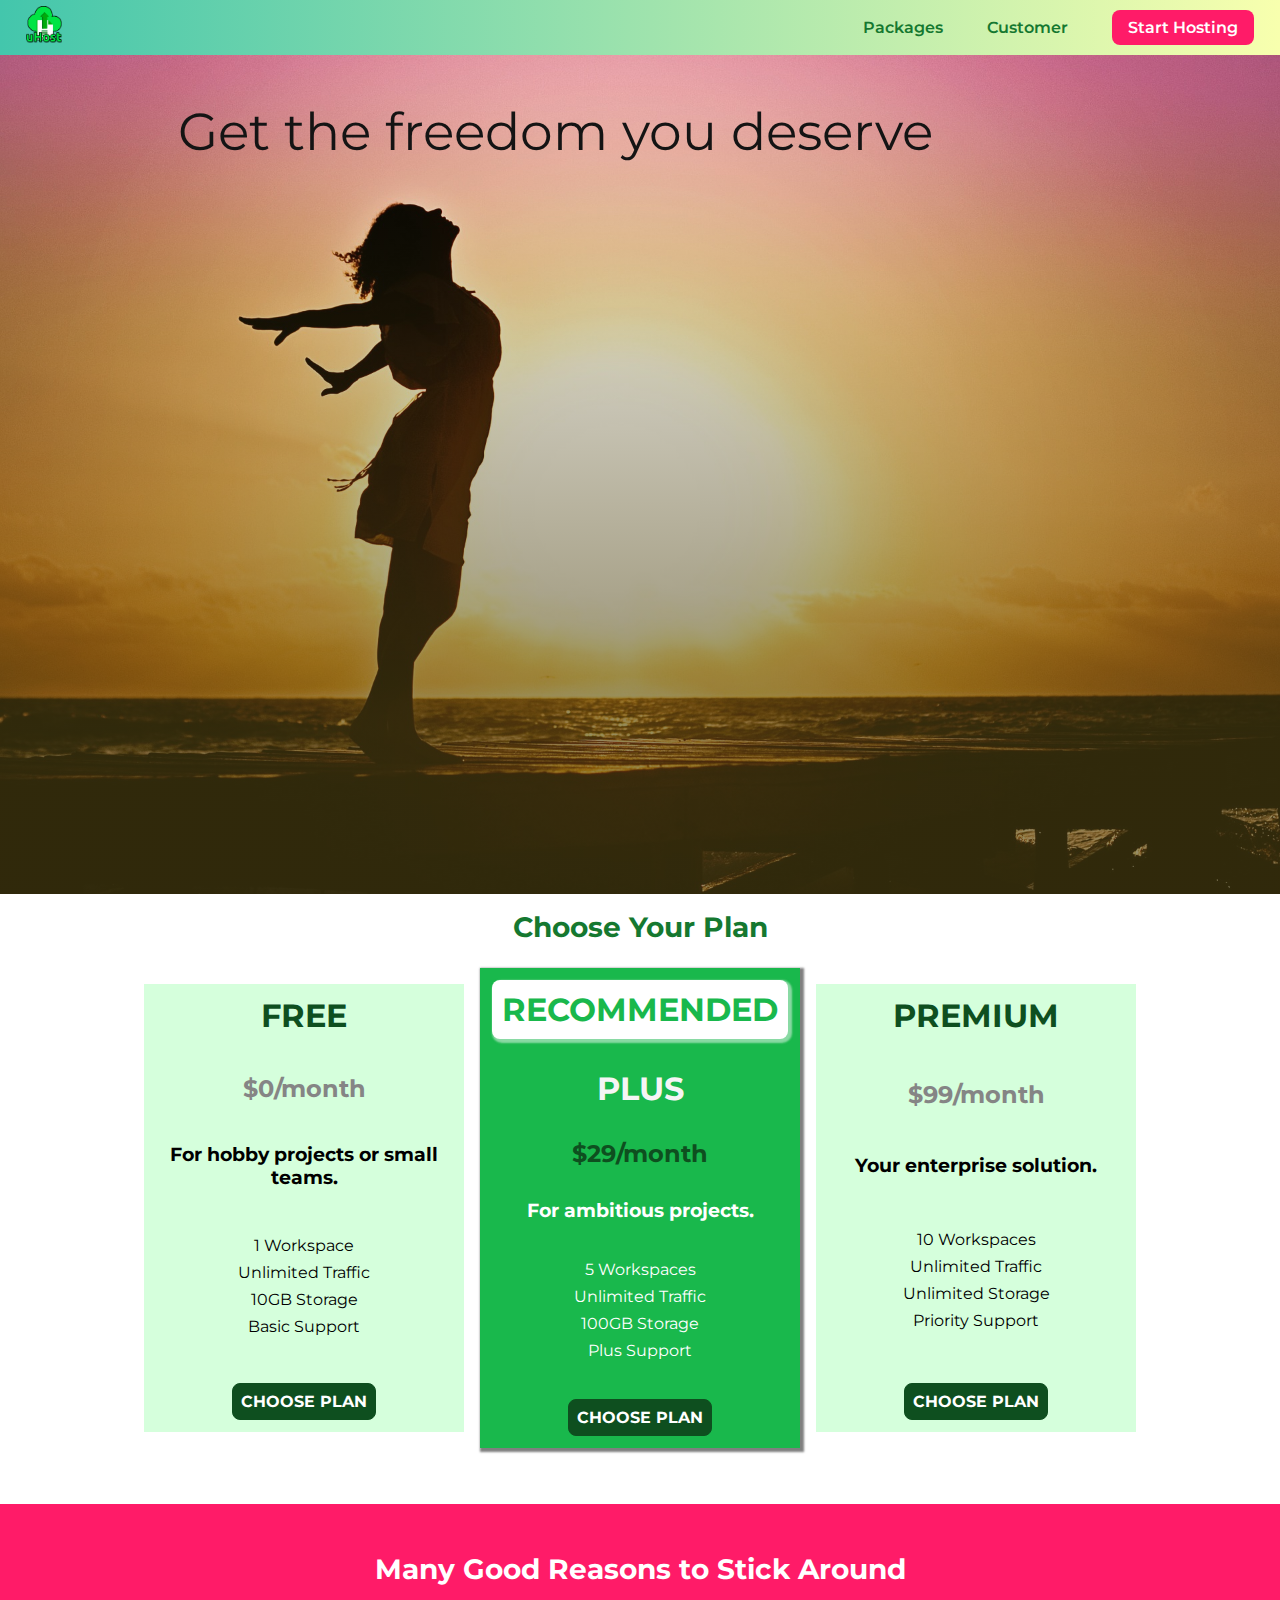
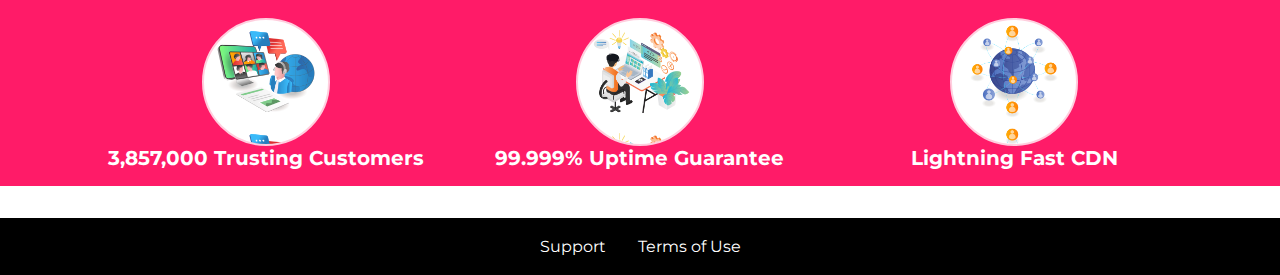
<file: index.html>
<!DOCTYPE html>
<html lang="en">
  <head>
    <meta charset="UTF-8" />
    <meta http-equiv="X-UA-Compatible" content="IE=edge" />
    <meta name="viewport" content="width=device-width, initial-scale=1.0" />
    <title>uHost</title>
    <link rel="icon" href="img/favicon.png" type="img/x-logo" />
    <link rel="stylesheet" href="style/shared.css" type="text/css" />
    <link rel="stylesheet" href="style/style.css" type="text/css" />
  </head>
  <body>
    <header>
      <div class="header__main__container">
        <div class="header__logo_container">
          <button class="toggle-button">
            <span class="toggle-button__bar"></span>
            <span class="toggle-button__bar"></span>
            <span class="toggle-button__bar"></span>
          </button>
          <a href="index.html">
            <img src="img/uhost-icon.png" alt="uHost-icon" />
          </a>
        </div>
        <div class="header__menu_container">
          <nav>
            <ul class="my-ul">
              <li class="my-li"><a href="Packages/index.html">Packages</a></li>
              <li class="my-li">
                <a href="Customer/index.html"> Customer</a>
              </li>
              <li class="my-li my__host__btn">
                <a href="start-hosting/index.html">Start Hosting</a>
              </li>
            </ul>
          </nav>
        </div>
      </div>
    </header>
    <nav class="mobile-nav">
      <ul class="mobile-nav__items">
        <li class="mobile-nav__item">
          <a href="packages/index.html">Packages</a>
        </li>
        <li class="mobile-nav__item">
          <a href="Customer/index.html">Customers</a>
        </li>
        <li class="mobile-nav__item mobile-nav__item--cta">
          <a href="start-hosting/index.html">Start Hosting</a>
        </li>
      </ul>
    </nav>
    <main>
      <div class="backdrop"></div>
      <div class="modal">
        <h1 class="modal__title">Do you want to continue?</h1>
        <div class="modal__actions">
          <a href="start-hosting/index.html" class="modal__action">Yes!</a>
          <button class="modal__action modal__action--negative" type="button">
            No!
          </button>
        </div>
      </div>
      <div class="main__sections"><p>Get the freedom you deserve</p></div>
      <div class="secondry__main__sections"><p>Choose Your Plan</p></div>
      <div class="plan__lists">
        <article class="plan">
          <h1 class="plan__title">FREE</h1>
          <h2 class="plan__price">$0/month</h2>
          <h3>For hobby projects or small teams.</h3>
          <ul class="plan__features">
            <li class="plan__feature">1 Workspace</li>
            <li class="plan__feature">Unlimited Traffic</li>
            <li class="plan__feature">10GB Storage</li>
            <li class="plan__feature">Basic Support</li>
          </ul>
          <div>
            <button class="button">CHOOSE PLAN</button>
          </div>
        </article>
        <article class="plan plan__recommended">
          <h1 class="plan__annotation">RECOMMENDED</h1>
          <h1 class="plan__title">PLUS</h1>
          <h2 class="plan__price">$29/month</h2>
          <h3>For ambitious projects.</h3>
          <ul class="plan__features">
            <li class="plan__feature">5 Workspaces</li>
            <li class="plan__feature">Unlimited Traffic</li>
            <li class="plan__feature">100GB Storage</li>
            <li class="plan__feature">Plus Support</li>
          </ul>
          <div>
            <button class="button">CHOOSE PLAN</button>
          </div>
        </article>
        <article class="plan">
          <h1 class="plan__title">PREMIUM</h1>
          <h2 class="plan__price">$99/month</h2>
          <h3>Your enterprise solution.</h3>
          <ul class="plan__features">
            <li class="plan__feature">10 Workspaces</li>
            <li class="plan__feature">Unlimited Traffic</li>
            <li class="plan__feature">Unlimited Storage</li>
            <li class="plan__feature">Priority Support</li>
          </ul>
          <div>
            <button class="button">CHOOSE PLAN</button>
          </div>
        </article>
      </div>
      <section class="features__main__section">
        <h1>Many Good Reasons to Stick Around</h1>
        <ul class="features__items">
          <li>
            <div class="features__image image-1"></div>
            <p>3,857,000 Trusting Customers</p>
          </li>
          <li>
            <div class="features__image image-2"></div>
            <p>99.999% Uptime Guarantee</p>
          </li>
          <li>
            <div class="features__image image-3"></div>
            <p>Lightning Fast CDN</p>
          </li>
        </ul>
      </section>
    </main>
    <footer class="main__footer">
      <nav>
        <ul class="main_footer_lists">
          <li>
            <a href="#">Support</a>
          </li>
          <li>
            <a href="#">Terms of Use</a>
          </li>
        </ul>
      </nav>
    </footer>
    <script src="shared.js"></script>
  </body>
</html>
</file>
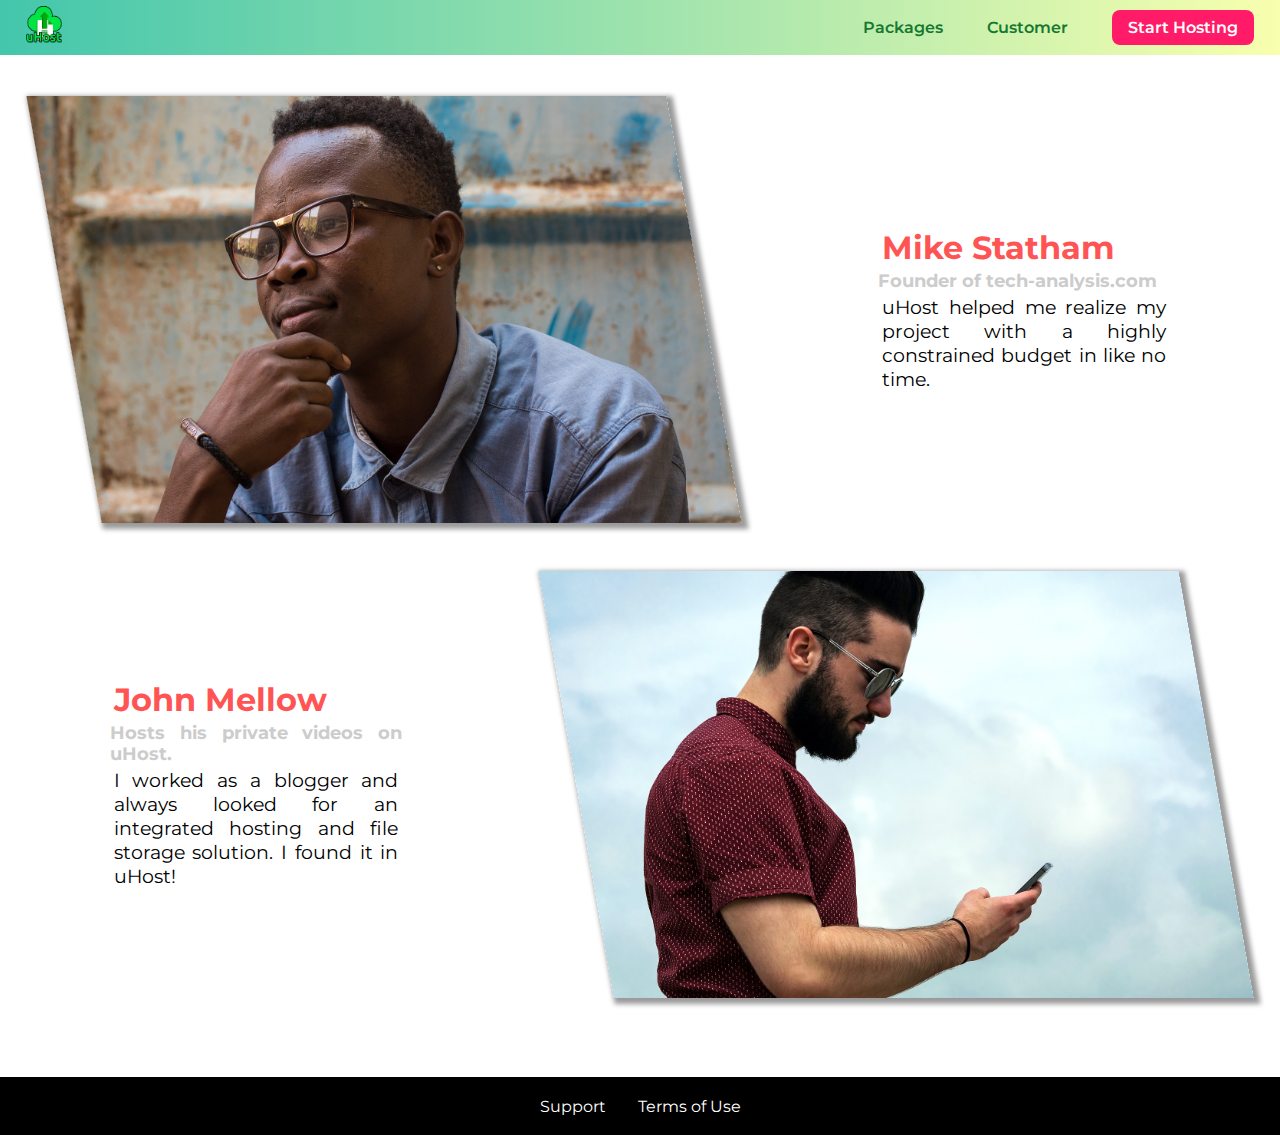
<file: Customer/index.html>
<!DOCTYPE html>
<html lang="en">
  <head>
    <meta charset="UTF-8" />
    <meta name="viewport" content="width=device-width, initial-scale=1.0" />
    <meta http-equiv="X-UA-Compatible" content="ie=edge" />
    <title>uHost Customers</title>
    <link rel="icon" href="../img/favicon.png" type="img/x-logo" />
    <link rel="stylesheet" href="../style/shared.css" />
    <link rel="stylesheet" href="customer.css" />
  </head>

  <body>
    <header>
      <div class="header__main__container">
        <div class="header__logo_container">
          <button class="toggle-button">
            <span class="toggle-button__bar"></span>
            <span class="toggle-button__bar"></span>
            <span class="toggle-button__bar"></span>
          </button>
          <a href="../index.html">
            <img src="../img/uhost-icon.png" alt="uHost-icon" />
          </a>
        </div>
        <div class="header__menu_container">
          <nav>
            <ul class="my-ul">
              <li class="my-li">
                <a href="../Packages/index.html">Packages</a>
              </li>
              <li class="my-li">
                <a href="index.html"> Customer</a>
              </li>
              <li class="my-li my__host__btn">
                <a href="../start-hosting/index.html">Start Hosting</a>
              </li>
            </ul>
          </nav>
        </div>
      </div>
    </header>
    <nav class="mobile-nav">
      <ul class="mobile-nav__items">
        <li class="mobile-nav__item">
          <a href="../Packages/index.html">Packages</a>
        </li>
        <li class="mobile-nav__item">
          <a href="../Customer/index.html">Customers</a>
        </li>
        <li class="mobile-nav__item mobile-nav__item--cta">
          <a href="../start-hosting/index.html">Start Hosting</a>
        </li>
      </ul>
    </nav>
    <main>
      <div class="backdrop"></div>
      <div>
        <div class="testimonial" id="customer-1">
          <div class="testimonial__image-container">
            <img
              src="../img/customer-1.jpg"
              alt="Mike Statham - Customer"
              class="testimonial__image"
            />
          </div>
          <div class="testimonial__info">
            <h1 class="testimonial__name">Mike Statham</h1>
            <h2 class="testimonial__subtitle">
              Founder of
              <a href="tech-analysis.com">tech-analysis.com</a>
            </h2>
            <p class="testimonial__text">
              uHost helped me realize my project with a highly constrained
              budget in like no time.
            </p>
          </div>
        </div>
        <div class="testimonial" id="customer-2">
          <div class="testimonial__info">
            <h1 class="testimonial__name">John Mellow</h1>
            <h2 class="testimonial__subtitle">
              Hosts his private videos on uHost.
            </h2>
            <p class="testimonial__text">
              I worked as a blogger and always looked for an integrated hosting
              and file storage solution. I found it in uHost!
            </p>
          </div>
          <div class="testimonial__image-container">
            <img
              src="../img/customer-2.jpg"
              alt="John Mellow - Customer"
              class="testimonial__image"
            />
          </div>
        </div>
      </div>
    </main>
    <footer class="main__footer">
      <nav>
        <ul class="main_footer_lists">
          <li>
            <a href="#">Support</a>
          </li>
          <li>
            <a href="#">Terms of Use</a>
          </li>
        </ul>
      </nav>
    </footer>
    <script src="../shared.js"></script>
  </body>
</html>
</file>
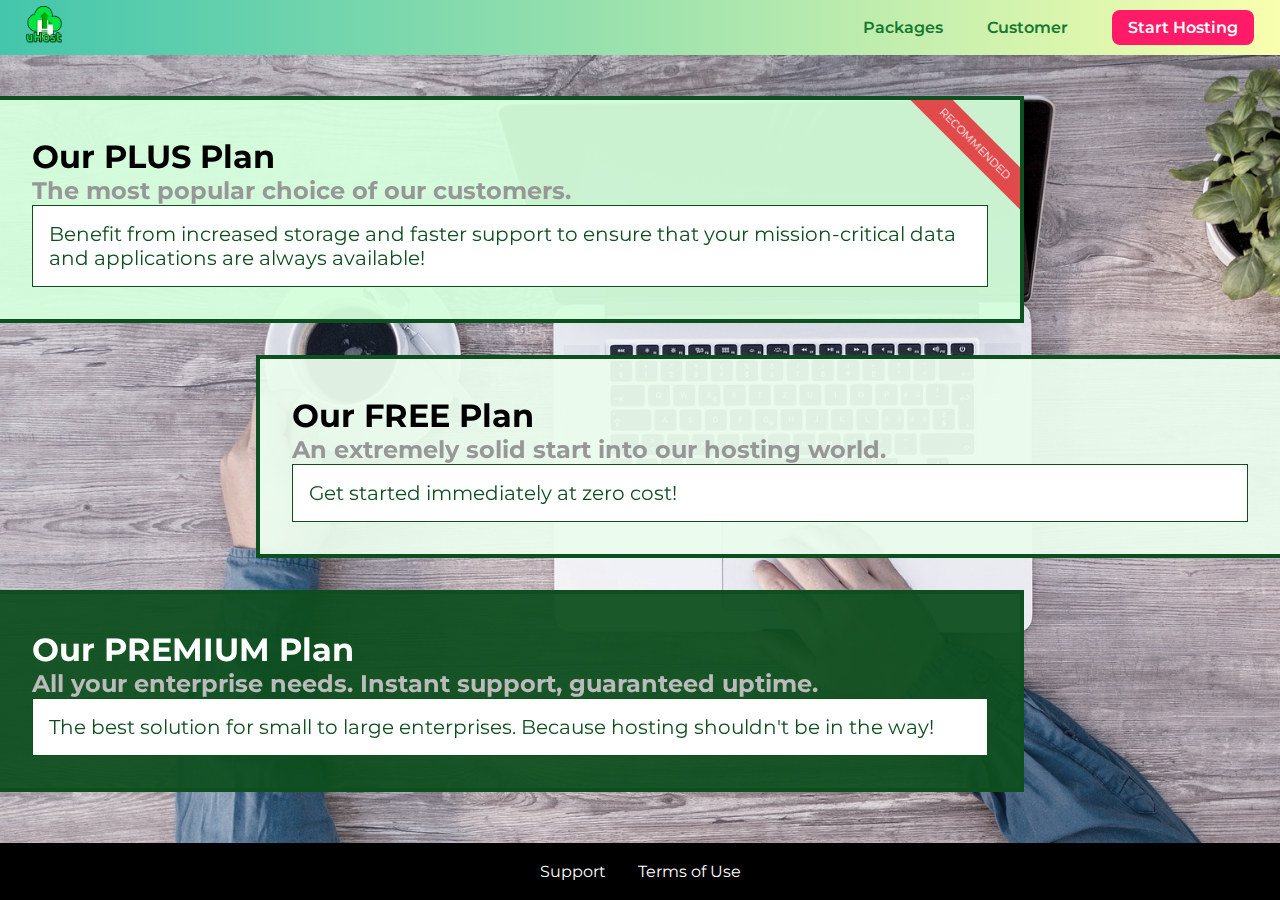
<file: Packages/index.html>
<!DOCTYPE html>
<html lang="en">
  <head>
    <meta charset="UTF-8" />
    <meta http-equiv="X-UA-Compatible" content="IE=edge" />
    <meta name="viewport" content="width=device-width, initial-scale=1.0" />
    <title>uHost Packages</title>
    <link rel="icon" href="../img/favicon.png" type="img/x-logo" />
    <link rel="stylesheet" href="../style/shared.css" type="text/css" />
    <link rel="stylesheet" href="../style/style.css" type="text/css" />
    <link rel="stylesheet" href="packages.css" type="text/css" />
  </head>
  <body>
    <div class="background"></div>
    <header>
      <div class="header__main__container">
        <div class="header__logo_container">
          <button class="toggle-button">
            <span class="toggle-button__bar"></span>
            <span class="toggle-button__bar"></span>
            <span class="toggle-button__bar"></span>
          </button>
          <a href="../index.html">
            <img src="../img/uhost-icon.png" alt="uHost-icon" />
          </a>
        </div>
        <div class="header__menu_container">
          <nav>
            <ul class="my-ul">
              <li class="my-li"><a href="index.html">Packages</a></li>
              <li class="my-li">
                <a href="../Customer/index.html"> Customer</a>
              </li>
              <li class="my-li my__host__btn">
                <a href="../start-hosting/index.html">Start Hosting</a>
              </li>
            </ul>
          </nav>
        </div>
      </div>
    </header>
    <nav class="mobile-nav">
      <ul class="mobile-nav__items">
        <li class="mobile-nav__item">
          <a href="index.html">Packages</a>
        </li>
        <li class="mobile-nav__item">
          <a href="../Customer/index.html">Customers</a>
        </li>
        <li class="mobile-nav__item mobile-nav__item--cta">
          <a href="../start-hosting/index.html">Start Hosting</a>
        </li>
      </ul>
    </nav>
    <main>
      <div class="backdrop"></div>
      <section class="my__section first__section">
        <div class="badge">RECOMMENDED</div>
        <a href="#">
          <h1 class="package__title">Our PLUS Plan</h1>
          <h2 class="package_subtitle">
            The most popular choice of our customers.
          </h2>
          <p class="package__info">
            Benefit from increased storage and faster support to ensure that
            your mission-critical data and applications are always available!
          </p>
        </a>
      </section>
      <section class="my__section second__section">
        <a href="#">
          <h1 class="package__title">Our FREE Plan</h1>
          <h2 class="package_subtitle">
            An extremely solid start into our hosting world.
          </h2>
          <p class="package__info">Get started immediately at zero cost!</p>
        </a>
      </section>
      <div class="clearfloat"></div>
      <section class="my__section third__section">
        <a href="#">
          <h1 class="package__title">Our PREMIUM Plan</h1>
          <h2 class="package_subtitle">
            All your enterprise needs. Instant support, guaranteed uptime.
          </h2>
          <p class="package__info">
            The best solution for small to large enterprises. Because hosting
            shouldn't be in the way!
          </p>
        </a>
      </section>
    </main>
    <footer class="main__footer">
      <nav>
        <ul class="main_footer_lists">
          <li>
            <a href="#">Support</a>
          </li>
          <li>
            <a href="#">Terms of Use</a>
          </li>
        </ul>
      </nav>
    </footer>
    <script src="../shared.js"></script>
  </body>
</html>
</file>
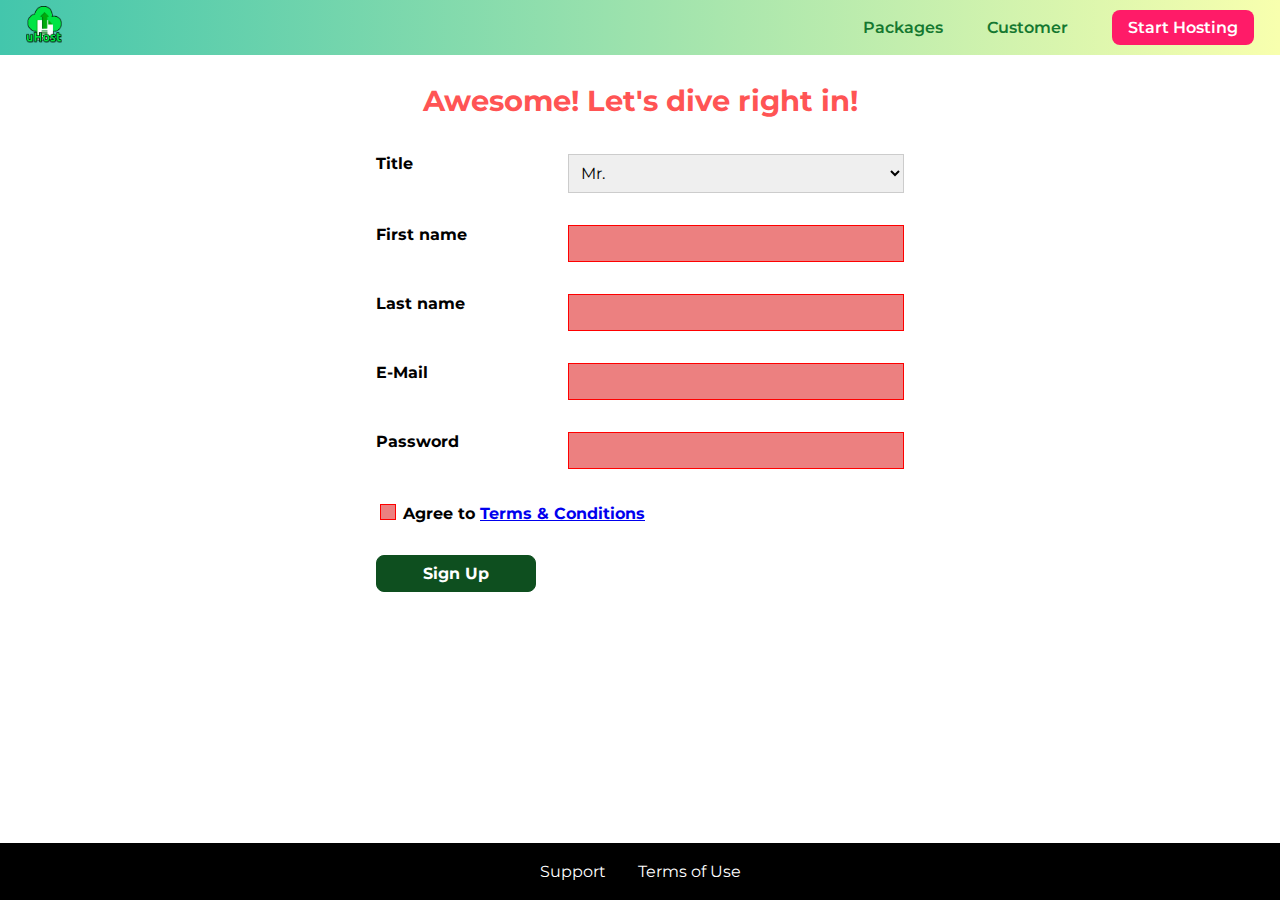
<file: start-hosting/index.html>
<!DOCTYPE html>
<html lang="en">
  <head>
    <meta charset="UTF-8" />
    <meta name="viewport" content="width=device-width, initial-scale=1.0" />
    <meta http-equiv="X-UA-Compatible" content="ie=edge" />
    <title>uHost Signup</title>
    <link rel="icon" href="../img/favicon.png" type="img/x-logo" />
    <link rel="stylesheet" href="../style/shared.css" type="text/css" />
    <link rel="stylesheet" href="style.css" type="text/css" />
  </head>

  <body>
    <header>
      <div class="header__main__container">
        <div class="header__logo_container">
          <button class="toggle-button">
            <span class="toggle-button__bar"></span>
            <span class="toggle-button__bar"></span>
            <span class="toggle-button__bar"></span>
          </button>
          <a href="../index.html">
            <img src="../img/uhost-icon.png" alt="uHost-icon" />
          </a>
        </div>
        <div class="header__menu_container">
          <nav>
            <ul class="my-ul">
              <li class="my-li">
                <a href="../Packages/index.html">Packages</a>
              </li>
              <li class="my-li">
                <a href="../Customer/index.html"> Customer</a>
              </li>
              <li class="my-li my__host__btn">
                <a href="index.html">Start Hosting</a>
              </li>
            </ul>
          </nav>
        </div>
      </div>
    </header>
    <nav class="mobile-nav">
      <ul class="mobile-nav__items">
        <li class="mobile-nav__item">
          <a href="../packages/index.html">Packages</a>
        </li>
        <li class="mobile-nav__item">
          <a href="../Customer/index.html">Customers</a>
        </li>
        <li class="mobile-nav__item mobile-nav__item--cta">
          <a href="index.html">Start Hosting</a>
        </li>
      </ul>
    </nav>
    <div class="backdrop"></div>
    <main class="signup-page">
      <h1 class="signup-title">Awesome! Let's dive right in!</h1>
      <form action="index.html" class="signup-form">
        <label for="title">Title</label>
        <select id="title">
          <option value="mr">Mr.</option>
          <option value="ms">Ms.</option>
        </select>
        <label for="first-name">First name</label>
        <input type="text" id="first-name" required />
        <label for="last-name">Last name</label>
        <input type="text" id="last-name" required />
        <label for="email">E-Mail</label>
        <input type="email" id="email" required />
        <label for="password">Password</label>
        <input type="password" id="password" required />
        <div class="sign-up___checkbox">
          <input type="checkbox" id="agree-terms" required />
          <label for="agree-terms" id="agree-terms"
            >Agree to
            <a href="#">Terms &amp; Conditions</a>
          </label>
        </div>
        <button type="submit" class="button">Sign Up</button>
      </form>
    </main>
    <footer class="main__footer">
      <nav>
        <ul class="main_footer_lists">
          <li>
            <a href="#">Support</a>
          </li>
          <li>
            <a href="#">Terms of Use</a>
          </li>
        </ul>
      </nav>
    </footer>
    <script src="../shared.js"></script>
  </body>
</html>
</file>
<file: style/shared.css>
@import url('https://fonts.googleapis.com/css2?family=Montserrat:wght@400;700&display=swap');

:root{
    --host_btn_color:#ff1b68;
    --gen_btn_color:#0e4f1f;
    --gen_page_bg:white;
}

*{
    box-sizing: border-box;
}
html{
    height: 100%;
}
body{
    margin: 0;
    padding: 0;
    font-family: 'Montserrat', sans-serif;
    display: grid;
    height: 100%;
    grid-template-rows: 3rem auto fit-content(6rem);
    grid-template-areas: "header"
                         "main"
                         "footer";


}
main{
    grid-area: main;
}

.header__main__container{
    background: #43c6ac;
    background: linear-gradient(to right, #43c6ac, #f8ffae);;
    padding: 0.4rem;
    position: fixed;
    top: 0;
    width: 100%;
    z-index: 1;
    display: flex;
    align-items: center;
    justify-content: space-between;
}
.header__logo_container{
    font-size: 1.3rem;
    font-weight: bold;
    padding-left: 1.25rem;
    align-items: center;
}
.header__logo_container > a{
    text-decoration: none;
    color: var(--gen_btn_color,#0e4f1f);
    vertical-align: middle
}
.header__logo_container img{
    height: 2.3rem;
}
.header__menu_container{
    display: flex;
}
.header__menu_container a,
.mobile-nav__item a{
    text-decoration: none;
    color: #157830;
    font-size: 1rem;
    font-weight: 600;

}
.header__menu_container a:hover,
.header__menu_container a:active,
.mobile-nav__item--cta a:hover,
.mobile-nav__item--cta a:active{
    color:var(--gen_page_bg, white);
    border-bottom: 1px solid var(--gen_page_bg, white);

}

.my-ul{
    padding: 0;
    margin: 0;
    list-style: none;
}
.my-li{
    display: inline-block;
    padding: 0 1.25rem;
}
.my__host__btn a,
.mobile-nav__item--cta a{
    background-color:var(--host_btn_color, #ff1b68);
    color:var(--gen_page_bg, white);
    padding :0.5rem 1rem; 
    border-radius: 8px;
}
.my__host__btn{
    animation: wiggle 300ms 2s 4 ease-out;
}
.my__host__btn:hover a,
.my__host__btn:active a{
    border: none;
    color:var(--host_btn_color,#ff1b68);
    background-color:var(--gen_page_bg, white);
}

.button{
    background-color:var(--gen_btn_color, #0e4f1f);
    color:var(--gen_page_bg, white);
    font: inherit;
    padding: 0.5rem;
    border: 1.5px solid var(--gen_btn_color, #0e4f1f);
    cursor: pointer;
    font-weight: bold;
    border-radius: 8px;
}
.button:hover,
.button:active{
    color: var(--gen_btn_color, #0e4f1f);
    background-color: var(--gen_page_bg, white);
}
.button:focus{
    outline: none;
}
.backdrop{
    width: 100vw;
    height: 100vh;
    position: fixed;
    top: 0;
    left: 0;
    background-color: rgba(0, 0, 0, 0.5);
    z-index: 100;
    display:none;
}


.main__footer{
    background-color: black;
    padding: 1.2rem;
    margin-top: 2rem;
    grid-area: footer;
    
}
.main_footer_lists{
    list-style: none;
    margin: 0;
    padding: 0;
    display: flex;
    justify-content: center;
    text-align: center;
}
.main_footer_lists li{
    margin: 0 1rem;
}
.main_footer_lists a{
    text-decoration: none;
    color: var(--gen_page_bg, white);
}
.main_footer_lists a:hover,
.main_footer_lists a:active{
    color: #ccc;
    
}
.mobile-nav {
    position: fixed;
    z-index: 101;
    top: 0;
    left: 0;
    background:var(--gen_page_bg, white);
    width: 80%;
    height: 100vh;
    transform: translateX(-100%);
    transition: transform 300ms ease-out;
  }
  
  .mobile-nav__items {
    width: 90%;
    height: 100%;
    list-style: none;
    padding: 0;
    display: flex;
    flex-direction: column;
    align-items: center;
    justify-content: center;
  }
  
  .mobile-nav__item {
    margin: 0.6rem 0;
  }
  
  .mobile-nav__item a {
    font-size: 1.5rem;
  }

  .toggle-button {
    width: 2.5rem;
    background: transparent;
    border: none;
    cursor: pointer;
    vertical-align: middle;
    display: none;
  }
  
  .toggle-button:focus {
    outline: none;
  }
  
  .toggle-button__bar {
    width: 90%;
    height: 0.2rem;
    background: rgba(254, 254, 254, 0.766);
    display: block;
    margin: 0.3rem 0;
  }

  .open{
    display: block !important;
    opacity: 1 !important;
    transform: translateY(0) !important;
  }

  @media(max-width:40rem){
    .toggle-button{
        display:inline-block;
    }
    .my-ul{
        display: none;
    }
    .main_footer_lists {
        flex-direction: column;
    }
    .main_footer_lists li{
        margin: 0.5rem 0;
    }
    
  }

  @keyframes wiggle{
    0%{
        transform: rotateZ(0deg);
    }
    50%{
        transform: rotateZ(-10deg);
    }
    100%{
        transform: rotateZ(5deg);
    }
  }
</file>
<file: style/style.css>
*{
    margin: 0;
    padding: 0;
    box-sizing: border-box;
}

.main__sections{
    height: 94vh;
    padding: 3.25rem 11.12rem;
    font-size: 3.25rem;
    background: linear-gradient(to top,rgba(80,68,18,0.6) 20%,transparent), url('../img/freedom.jpg')right 10% top 15%/cover ,#ff1b68;
    /* background-size: cover; */
    color: rgb(20, 20, 20);;
}
.main__sections > p{
    vertical-align: middle;
}


.secondry__main__sections{
    text-align: center;
}
.secondry__main__sections > p{
    color: #157830;
    font-size: 1.75rem;
    font-weight: bold;
    margin: 1rem 0;
}
.plan__lists{
    width: 100%;
    display: flex;
    justify-content: center;
    align-items: center;

}
.plan{
    background-color: #d5ffdc;
    text-align: center;
    display: flex;
    flex-direction: column;
    justify-content: space-between;
    padding: 0.75rem;
    margin: 0.5rem;
    width: 20rem;
    height: 28rem;
    min-width: 11rem;
    max-width: 22rem;
}
.plan__recommended{
    background-color: #19b84c;
    color:white;
    height: 30rem;
    box-shadow: 2px 2px 2px 2px rgba(0,0,0,0.5);
}
.plan__annotation{
    background-color: white;
    color:#19b84c;
    padding: 0.62rem;
    box-shadow: 2px 2px 2px 2px rgba(251, 252, 251, 0.5);
    border-radius: 8px;
}
.plan__title{
    color: #0e4f1f
}
.plan__price{
    color: #858585;
}
.plan__recommended .plan__title{
    color: whitesmoke
}
.plan__recommended .plan__price{
    color: #0e4f1f;
}
.plan__features{
    list-style: none;
    padding: 0;
    margin: 0;
}
.plan__feature{
    margin: 0.5rem;
}

.features__main__section > h1{
    text-align: center;
    color: white;
    font-size: 1.75rem;
    font-weight: bold;
    margin: 2rem;
}
.features__main__section{
    background-color: #ff1b68;
    margin-top: 3rem;
    padding: 1rem;
}
.features__items{
    margin: 0;
    padding: 0;
    list-style: none;
    display: flex;
    justify-content: center;
}
.features__items li{
    width: 30%;
}
.features__image{
    width: 128px;
    height: 128px;
    background-color: white;
    border: 2px solid #ffcede;
    border-radius: 50%;
    margin: 0 auto;
   
}

.image-1{
    background-image: url('../img/customer.jpg');
    background-size: contain;
    text-align: center;
}

.image-2{
    background-image: url('../img/uptime.jpg');
    background-size:contain;
    text-align: center;
}

.image-3{
    background-image: url('../img/fast-netwok.jpg');
    background-size:contain;
    text-align: center;
}

.features__items p{
    text-align: center;
    color: white;
    font-size: 1.25rem;
    font-weight: bold;
}

.modal {
    position: fixed;
    /* display: none; */
    opacity: 0;
    transform: translateY(-2rem);
    transition: opacity 200ms ease-out, transform 500ms ease-out;
    z-index: 200;
    top: 25%;
    left: 35%;
    width: 30%;
    min-width: 25%;
    background: white;
    padding: 1rem;
    border: 1px solid #ccc;
    box-shadow: 1px 1px 1px rgba(0, 0, 0, 0.5);
  }
  
  .modal__title {
    text-align: center;
    margin: 0 0 1rem 0;
  }
  
  .modal__actions {
    text-align: center;
  }
  
  .modal__action {
    border: 1px solid #0e4f1f;
    background: #0e4f1f;
    text-decoration: none;
    color: white;
    font: inherit;
    padding: 0.5rem 1rem;
    cursor: pointer;
  }
  
  .modal__action:hover,
  .modal__action:active {
    background: #2ddf5c;
    border-color: #2ddf5c;
  }
  
  .modal__action--negative {
    background: red;
    border-color: red;
  }
  
  .modal__action--negative:hover,
  .modal__action--negative:active {
    background: #ff5454;
    border-color: #ff5454;
  }

  @media (max-width:40rem){
    .main__sections{
        height: 40vh;
        padding: 1.25rem 3.12rem;
    }
    
    .main__sections > p{
        vertical-align: middle;
        font-size: 1.5rem;
        margin-right:1rem ;
        text-align: right;
    }

    .plan__lists{
        display: block;
        width: 100%;
        text-align: center;
    }

    .plan{
        width: 100%; 
        font-size: 1rem; 
        max-width:none;
        height:auto ;
        margin: 0;
        margin-top: 0.5rem;
    }
    
    .features__items{
        display: block;
    }
    .features__items li{
        display: block;
        width: 100%;
        text-align: center;
    }
    .modal {
        top: 25%;
        left: 15%;
        width: 70%;
        min-width: 35%;
      }
    .modal__title {
        font-size: 1.5rem;
      }
}
</file>
<file: Customer/customer.css>
.testimonial {
    font-size: 1.2rem;
    margin: 3rem auto;
    max-width: 1500px;
    display: flex;
    align-items: center;
    justify-content: space-around;
  }
  
  .testimonial:first-of-type {
    margin-top: 3rem;
  }
  .testimonial__image-container{
      width: 63%;
      max-width: 40rem;
      box-shadow: 3px 3px 5px 3px rgba(0, 0, 0, 0.4) ;
      transform: skew(10deg);
      overflow: hidden;
  }

.testimonial:hover  .testimonial__image-container{
  animation: flip-customer 1.5s ease-out;
}
.testimonial__image{
    width: 100%;
    vertical-align: top;
    transform: skew(-10deg) scale(1.15)

}
  .testimonial__info {
    text-align: justify;
    padding: 0.9rem;
    width: 25%;
    margin: 0 2rem;
  }
  
  #customer-2.testimonial {
    text-align: right;
  }
  
  .testimonial__name {
    margin: 0.2rem;
    color: #ff5454;
    font-size: 2rem;
  }
  
  .testimonial__subtitle {
    margin: 0;
    font-size: 1.1rem;
    color: #ccc;
  }
  
  .testimonial__subtitle a {
    color: inherit;
    text-decoration: none;
  }
  
  .testimonial__subtitle a:hover,
  .testimonial__subtitle a:active {
    color: #7a7a7a;
  }
  
  .testimonial__text {
    margin: 0.2rem;
    font-size: 1.2rem;
  }
  
  @media(max-width: 41rem){
    .testimonial{
      margin: 1rem 0;
      display: block;
    }
    .testimonial__info{
      display: block;
      width: 80%;
    }
    .testimonial__image-container{
      width: 80%;
      margin-left: 2rem;
      
    }
  }

  @keyframes flip-customer{
    0%{
      transform: rotateY(0deg) skew(10deg);
    }
    50%{
      transform: rotateY(170deg) skew(10deg);
    }
    100%{
      transform: rotateY(360deg) skew(10deg);
    }
  }
</file>
<file: Packages/packages.css>
main{
    padding-top: 2rem;
    max-width: 1500px;
    /* margin: 1rem auto; */
}
.background{
    top: 0;
    background-image: url(../img/plans-background.jpg) ;
    filter: grayscale(50%);
    width: 100vw;
    height: 100vh;
    position: fixed;
    background-size: cover;
    z-index: -1;
}

.my__section{
    border: 4px solid #0e4f1f;
    border-left: none;
    width: 80%;
    margin: 1rem 0;
    overflow: hidden;
    /* max-width: 1500px; */
}
.my__section:hover{
    animation: slide-up 1s ease-out;
}
.my__section:hover,
.my__section:active{
    box-shadow: 2px 2px 4px rgba(0,0,0,0.5);
    border-color: #ff5454;
}
.my__section a{
    text-decoration: none;
    color: inherit;
    display: block;
    padding: 2rem;
}
.first__section{
    /* margin-top: 3.1rem; */
    background-color: rgba(213,255,220,0.95);
    position: relative;
}
.badge{
    background-color: #e04a4a;
    color: white;
    font-size: 0.7rem;
    position: absolute;
    padding: 0.5rem;
    margin: 0;
    /* border-radius: 8px; */
    width: 12rem;
    top: 0;
    right : 0;
    transform: rotateZ(45deg) translateX(3.5rem) translateY(-1rem);
    text-align: center;

}
.second__section{
    background-color: rgba(234,252,237,0.95);
    float: right;
    border-left: 4px solid #0e4f1f;
    border-right: none;
}
.clearfloat{
    clear: both;
}
.third__section{
    background-color: rgba(14,79,31,0.95);
}
.third__section .package__title{
    color: white;
}
.third__section .package_subtitle{
    color:#bbb
}
.package_subtitle{
    color: #979797
}
.package__title{
    margin-top: 0.3rem;
}
.package__info{
    padding: 1rem;
    border: 1px solid #0e4f1f;
    font-size: 1.25rem;
    color: #0e4f1f;
    background-color: white;
}

@media (min-width : 40rem){
   main{
    max-width: 1500px;
    margin-left: auto;
    margin-right: auto;
   }
}

@media (min-width : 1500px) {
    .my__section{
        border-left: 4px solid #0e4f1f;
    }
    .second__section{
        border-right: 4px solid #0e4f1f;
    }
}

@keyframes slide-up{
    0%{
        transform: translateY(0px);
    }
    50%{
        transform: translateY(-10px);
    }
    100%{
        transform: translateY(0px);
    }
}
</file>
<file: start-hosting/style.css>
main{
    padding-top: 1rem ;
}
.signup-title{
    text-align: center;
    font-size: 1.8rem;
    color: #ff5454;
}

.signup-form{
    padding: 1rem;
    display: grid;
    grid-row-gap:0.5rem ;
}

.signup-form label{
    font-weight: bold;
}

.signup-form input:not([type="checkbox"]), 
.signup-form select {
    padding: 0.5rem;
    border: 1px solid #ccc;
    font: inherit;
}

.signup-form input:focus,
.signup-form select:focus{
    outline: none;
    border-color: #2ddf57;
    background: #d8f3df;
}

label, input, select{
    display: block;
    width: 100%;
}

.signup-form input[type="checkbox"],
.signup-form input[type="checkbox"] + label{
    display: inline-block;
    width: auto;
    vertical-align: bottom;
}
.signup-form button[type="submit"]{
    display: block;
}

.signup-form input[type="checkbox"]{
    width: 1rem;
    height: 1rem;
    border: 1px solid #ccc;
    background: white;
    appearance: none;
}

.signup-form input[type="checkbox"]:checked{
    background: #2ddf57;
    border: #0e4f1f;
}

.signup-form input:invalid,
.signup-form select:invalid,
.signup-form :invalid{
    border-color: red;
    background: #ec8080;
}
@media(min-width: 40rem){
    .signup-form{
        margin: auto;
        width: 35rem;
        grid-template-columns: 10rem auto;
        grid-gap: 2rem;
    }
    .sign-up___checkbox{
        grid-column: span 2;
    }
}
</file>
